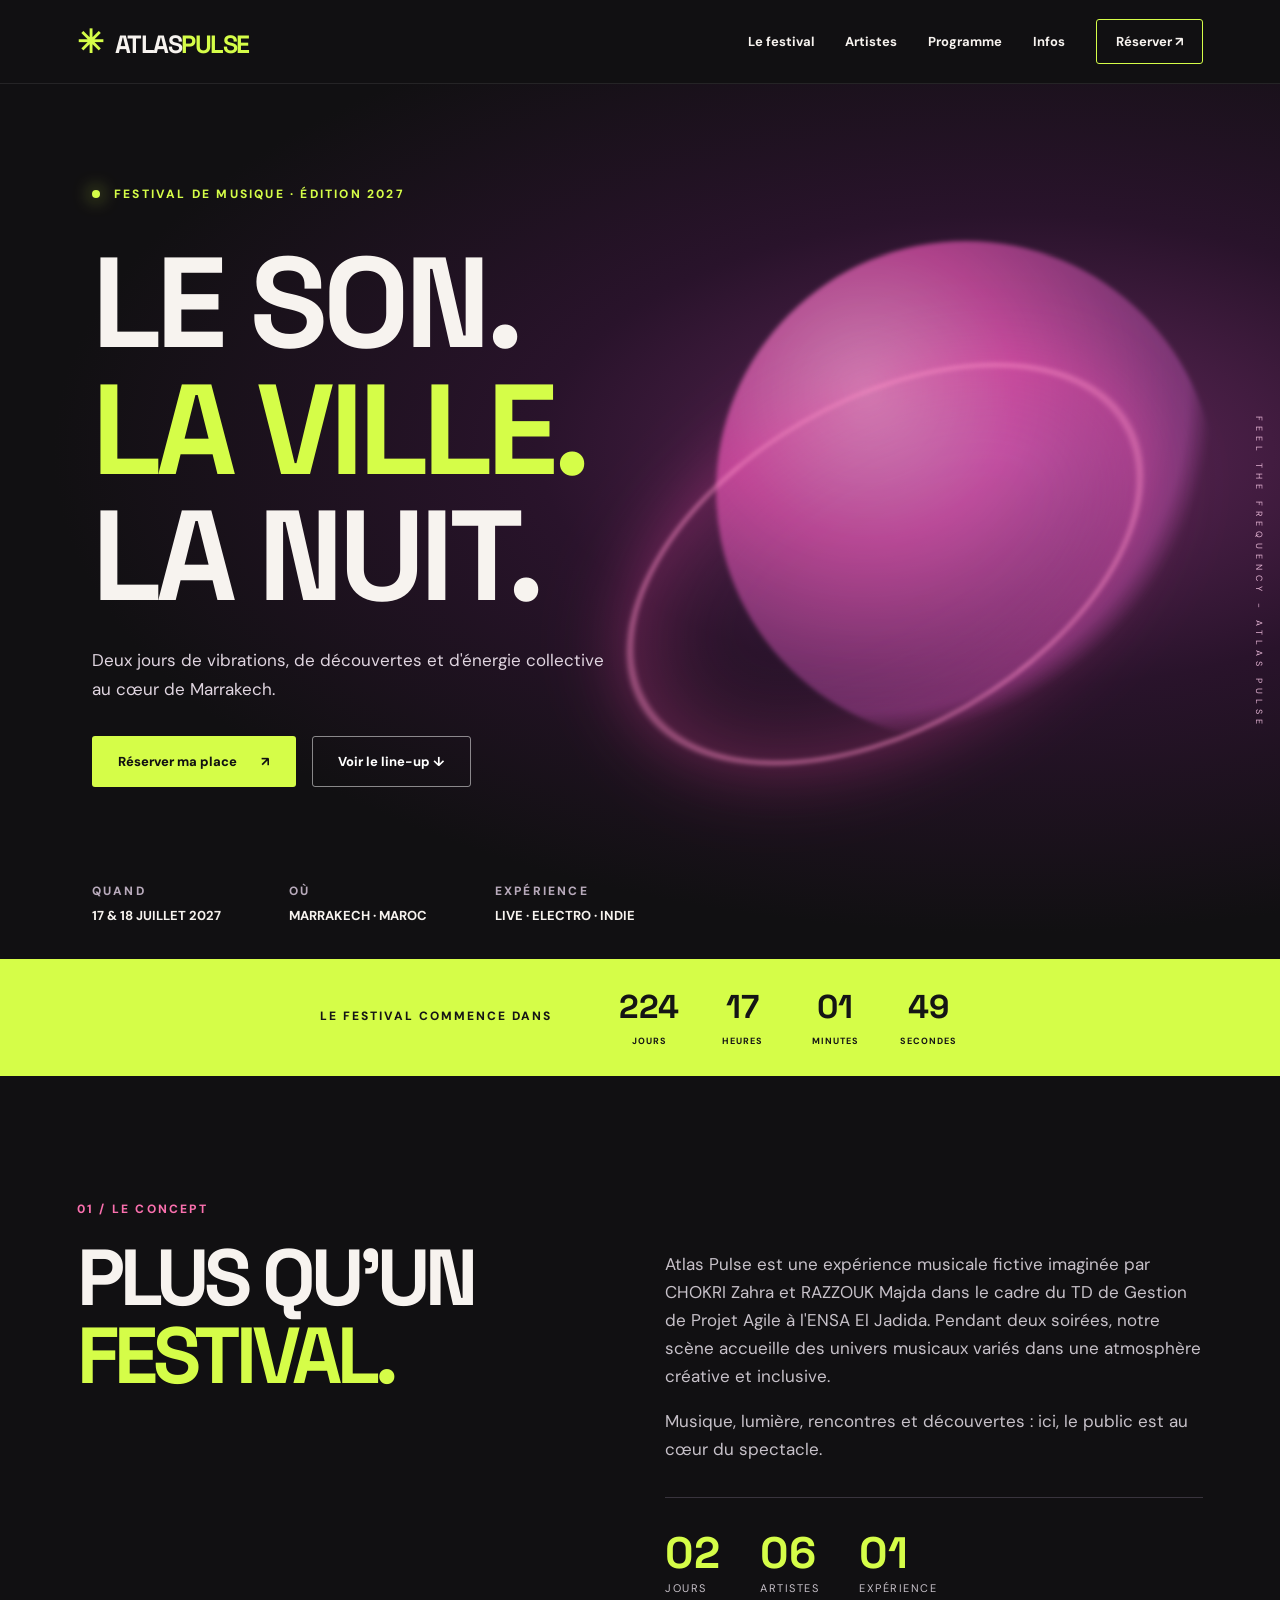
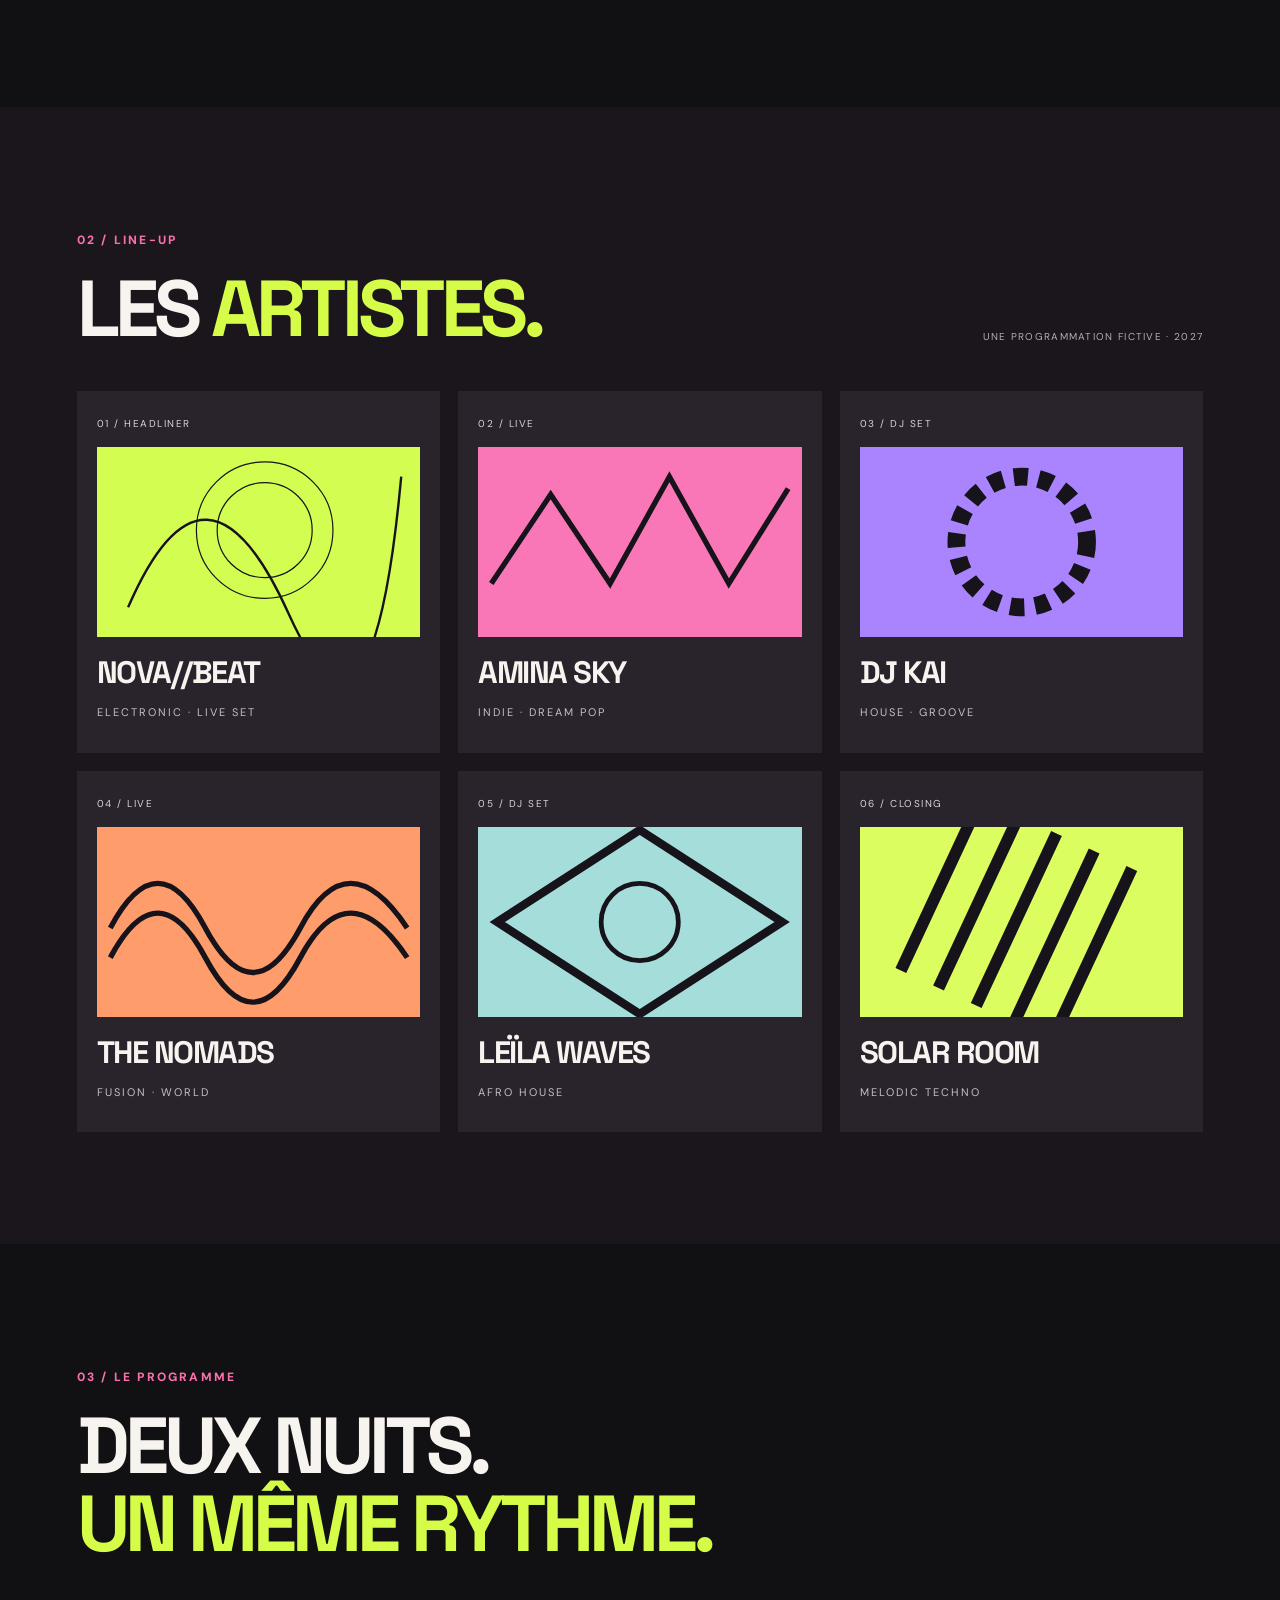
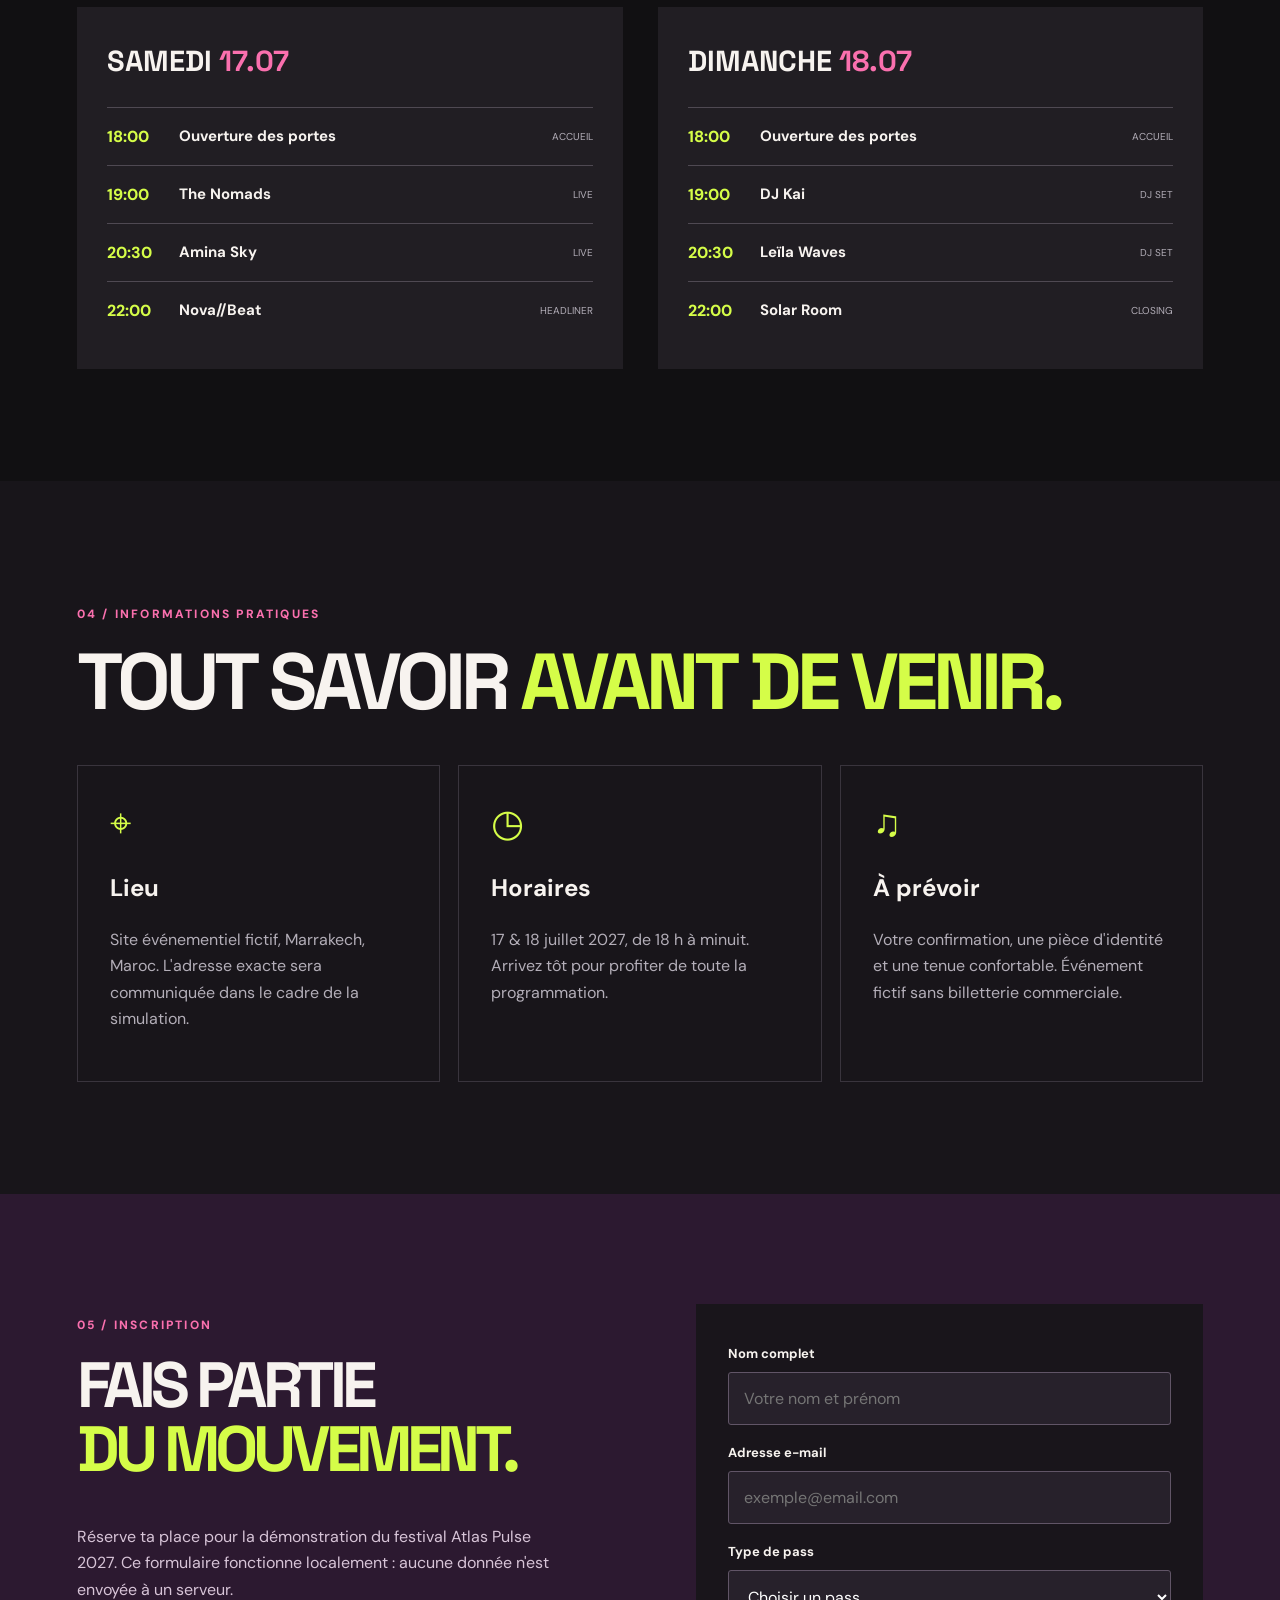
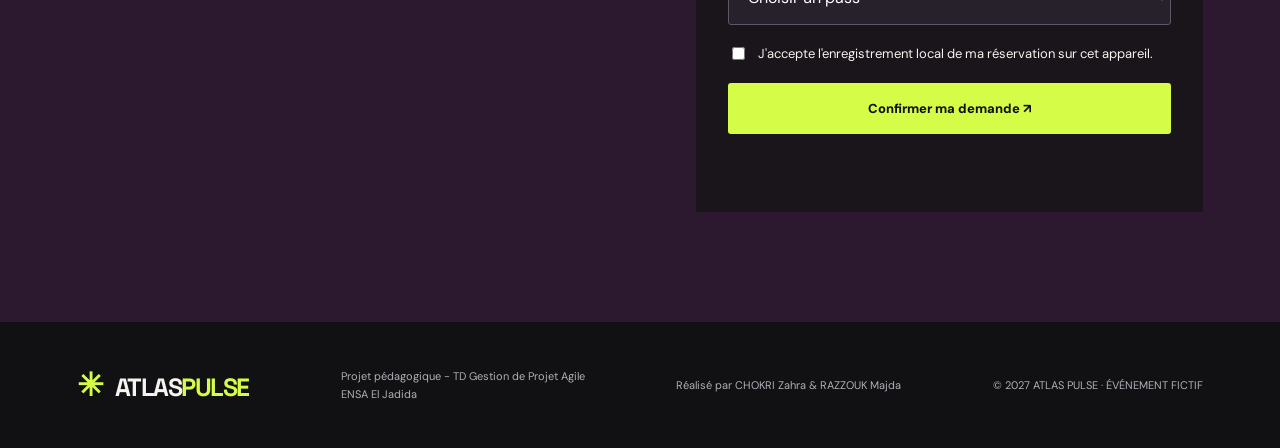
<file: index.html>
<!DOCTYPE html>
<html lang="fr">

<head>
    <meta charset="UTF-8">

    <meta name="viewport" content="width=device-width, initial-scale=1.0">

    <meta
        name="description"
        content="Atlas Pulse Festival 2027 : un festival de musique fictif à Marrakech, réalisé par CHOKRI Zahra et RAZZOUK Majda dans le cadre du TD Gestion de Projet Agile."
    >


    <title>Atlas Pulse - Festival 2027</title>

    <!-- Feuille de style externe -->
    <link rel="stylesheet" href="css/style.css">

    <!-- Fichier JavaScript -->
    <script src="js/script.js" defer></script>
</head>

<body>

    <!-- ========== HEADER / NAVIGATION ========== -->

    <a class="skip" href="#main">
        Aller au contenu
    </a>

    <header class="header">

        <!-- Logo du festival -->

        <a
            class="brand"
            href="#accueil"
            aria-label="Atlas Pulse, accueil"
        >
            <span class="brand-icon">✳</span>
            ATLAS<span>PULSE</span>
        </a>

        <!-- Menu de navigation -->

        <nav id="nav" aria-label="Navigation principale">

            <a href="#concept">Le festival</a>

            <a href="#lineup">Artistes</a>

            <a href="#programme">Programme</a>

            <a href="#infos">Infos</a>

            <a href="#billetterie" class="nav-cta">
                Réserver ↗
            </a>

        </nav>

        <!-- Bouton du menu mobile -->

        <button
            class="menu"
            aria-label="Ouvrir le menu"
            aria-expanded="false"
            aria-controls="nav"
        >
            ☰
        </button>

    </header>


    <!-- ========== CONTENU PRINCIPAL ========== -->

    <main id="main">


        <!-- ========== SECTION ACCUEIL ========== -->

        <section class="hero" id="accueil">

            <div class="hero-noise"></div>

            <div class="hero-inner">

                <p class="eyebrow">
                    <span class="pulse"></span>
                    FESTIVAL DE MUSIQUE · ÉDITION 2027
                </p>

                <h1>
                    LE SON.<br>
                    <em>LA VILLE.</em><br>
                    LA NUIT.
                </h1>

                <p class="lead">
                    Deux jours de vibrations, de découvertes
                    et d'énergie collective au cœur de Marrakech.
                </p>

                <!-- Boutons principaux -->

                <div class="hero-actions">

                    <a class="btn primary" href="#billetterie">
                        Réserver ma place
                        <span>↗</span>
                    </a>

                    <a class="btn ghost" href="#lineup">
                        Voir le line-up ↓
                    </a>

                </div>

                <!-- Informations principales -->

                <div class="hero-bottom">

                    <div>
                        <span class="tiny">QUAND</span>
                        <strong>17 & 18 JUILLET 2027</strong>
                    </div>

                    <div>
                        <span class="tiny">OÙ</span>
                        <strong>MARRAKECH · MAROC</strong>
                    </div>

                    <div>
                        <span class="tiny">EXPÉRIENCE</span>
                        <strong>LIVE · ELECTRO · INDIE</strong>
                    </div>

                </div>

            </div>

            <!-- Éléments décoratifs -->

            <div class="orb orb1"></div>

            <div class="orb orb2"></div>

            <div class="vertical-text">
                FEEL THE FREQUENCY - ATLAS PULSE
            </div>

        </section>


        <!-- ========== COMPTE À REBOURS ========== -->

        <section
            class="countdown"
            aria-label="Compte à rebours"
        >

            <p>LE FESTIVAL COMMENCE DANS</p>

            <div class="clock">

                <div>
                    <strong id="days">--</strong>
                    <span>JOURS</span>
                </div>

                <div>
                    <strong id="hours">--</strong>
                    <span>HEURES</span>
                </div>

                <div>
                    <strong id="minutes">--</strong>
                    <span>MINUTES</span>
                </div>

                <div>
                    <strong id="seconds">--</strong>
                    <span>SECONDES</span>
                </div>

            </div>

        </section>


        <!-- ========== SECTION PRÉSENTATION ========== -->

        <section class="section about" id="concept">

            <div>

                <p class="section-tag">
                    01 / LE CONCEPT
                </p>

                <h2>
                    PLUS QU'UN<br>
                    <i>FESTIVAL.</i>
                </h2>

            </div>

            <div class="about-text">

                <p>
                    Atlas Pulse est une expérience musicale
                    fictive imaginée par CHOKRI Zahra et
                    RAZZOUK Majda dans le cadre du TD
                    de Gestion de Projet Agile à l'ENSA El Jadida.

                    Pendant deux soirées, notre scène accueille
                    des univers musicaux variés dans une
                    atmosphère créative et inclusive.
                </p>

                <p>
                    Musique, lumière, rencontres et découvertes :
                    ici, le public est au cœur du spectacle.
                </p>

                <!-- Statistiques -->

                <div class="stats">

                    <div>
                        <b>02</b>
                        <span>JOURS</span>
                    </div>

                    <div>
                        <b>06</b>
                        <span>ARTISTES</span>
                    </div>

                    <div>
                        <b>01</b>
                        <span>EXPÉRIENCE</span>
                    </div>

                </div>

            </div>

        </section>


        <!-- ========== SECTION ARTISTES ========== -->

        <section class="section lineup" id="lineup">

            <div class="section-head">

                <div>

                    <p class="section-tag">
                        02 / LINE-UP
                    </p>

                    <h2>
                        LES <i>ARTISTES.</i>
                    </h2>

                </div>

                <span>
                    UNE PROGRAMMATION FICTIVE · 2027
                </span>

            </div>


            <!-- Liste des artistes -->

            <div class="artists">


                <!-- ARTISTE 1 : NOVA BEAT -->

                <article class="artist big">

                    <span class="artist-index">
                        01 / HEADLINER
                    </span>

                    <div class="artist-art a1">

                        <svg viewBox="0 0 500 320" aria-hidden="true">

                            <circle
                                cx="260"
                                cy="140"
                                r="115"
                                fill="none"
                                stroke="currentColor"
                                stroke-width="2"
                            />

                            <circle
                                cx="260"
                                cy="140"
                                r="80"
                                fill="none"
                                stroke="currentColor"
                                stroke-width="2"
                            />

                            <path
                                d="M30 270 Q160 -30 300 280 T490 50"
                                fill="none"
                                stroke="currentColor"
                                stroke-width="4"
                            />

                        </svg>

                    </div>

                    <h3>NOVA//BEAT</h3>

                    <p>ELECTRONIC · LIVE SET</p>

                </article>


                <!-- ARTISTE 2 : AMINA SKY -->

                <article class="artist">

                    <span class="artist-index">
                        02 / LIVE
                    </span>

                    <div class="artist-art a2">

                        <svg viewBox="0 0 500 320" aria-hidden="true">

                            <path
                                d="M0 230 L100 80 L200 230 L300 50 L400 230 L500 70"
                                fill="none"
                                stroke="currentColor"
                                stroke-width="9"
                            />

                        </svg>

                    </div>

                    <h3>AMINA SKY</h3>

                    <p>INDIE · DREAM POP</p>

                </article>


                <!-- ARTISTE 3 : DJ KAI -->

                <article class="artist">

                    <span class="artist-index">
                        03 / DJ SET
                    </span>

                    <div class="artist-art a3">

                        <svg viewBox="0 0 500 320" aria-hidden="true">

                            <circle
                                cx="250"
                                cy="160"
                                r="110"
                                fill="none"
                                stroke="currentColor"
                                stroke-width="30"
                                stroke-dasharray="24 18"
                            />

                        </svg>

                    </div>

                    <h3>DJ KAI</h3>

                    <p>HOUSE · GROOVE</p>

                </article>


                <!-- ARTISTE 4 : THE NOMADS -->

                <article class="artist">

                    <span class="artist-index">
                        04 / LIVE
                    </span>

                    <div class="artist-art a4">

                        <svg viewBox="0 0 500 320" aria-hidden="true">

                            <path
                                d="M0 170 Q80 20 160 170 T320 170 T500 170
                                   M0 220 Q80 70 160 220 T320 220 T500 220"
                                fill="none"
                                stroke="currentColor"
                                stroke-width="9"
                            />

                        </svg>

                    </div>

                    <h3>THE NOMADS</h3>

                    <p>FUSION · WORLD</p>

                </article>


                <!-- ARTISTE 5 : LEÏLA WAVES -->

                <article class="artist">

                    <span class="artist-index">
                        05 / DJ SET
                    </span>

                    <div class="artist-art a5">

                        <svg viewBox="0 0 500 320" aria-hidden="true">

                            <path
                                d="M250 5 L490 160 L250 315 L10 160 Z"
                                fill="none"
                                stroke="currentColor"
                                stroke-width="14"
                            />

                            <circle
                                cx="250"
                                cy="160"
                                r="65"
                                fill="none"
                                stroke="currentColor"
                                stroke-width="8"
                            />

                        </svg>

                    </div>

                    <h3>LEÏLA WAVES</h3>

                    <p>AFRO HOUSE</p>

                </article>


                <!-- ARTISTE 6 : SOLAR ROOM -->

                <article class="artist">

                    <span class="artist-index">
                        06 / CLOSING
                    </span>

                    <div class="artist-art a6">

                        <svg viewBox="0 0 500 320" aria-hidden="true">

                            <path
                                d="M100 0 V320
                                   M170 0 V320
                                   M240 0 V320
                                   M310 0 V320
                                   M380 0 V320"
                                fill="none"
                                stroke="currentColor"
                                stroke-width="20"
                                transform="rotate(25 250 160)"
                            />

                        </svg>

                    </div>

                    <h3>SOLAR ROOM</h3>

                    <p>MELODIC TECHNO</p>

                </article>

            </div>

        </section>


        <!-- ========== SECTION PROGRAMME ========== -->

        <section class="section schedule" id="programme">

            <p class="section-tag">
                03 / LE PROGRAMME
            </p>

            <h2>
                DEUX NUITS.<br>
                <i>UN MÊME RYTHME.</i>
            </h2>

            <div class="schedule-grid">


                <!-- JOUR 1 : SAMEDI -->

                <div class="day">

                    <h3>
                        SAMEDI <span>17.07</span>
                    </h3>

                    <div class="slot">

                        <time datetime="2027-07-17T18:00">
                            18:00
                        </time>

                        <b>Ouverture des portes</b>

                        <span>ACCUEIL</span>

                    </div>

                    <div class="slot">

                        <time datetime="2027-07-17T19:00">
                            19:00
                        </time>

                        <b>The Nomads</b>

                        <span>LIVE</span>

                    </div>

                    <div class="slot">

                        <time datetime="2027-07-17T20:30">
                            20:30
                        </time>

                        <b>Amina Sky</b>

                        <span>LIVE</span>

                    </div>

                    <div class="slot">

                        <time datetime="2027-07-17T22:00">
                            22:00
                        </time>

                        <b>Nova//Beat</b>

                        <span>HEADLINER</span>

                    </div>

                </div>


                <!-- JOUR 2 : DIMANCHE -->

                <div class="day">

                    <h3>
                        DIMANCHE <span>18.07</span>
                    </h3>

                    <div class="slot">

                        <time datetime="2027-07-18T18:00">
                            18:00
                        </time>

                        <b>Ouverture des portes</b>

                        <span>ACCUEIL</span>

                    </div>

                    <div class="slot">

                        <time datetime="2027-07-18T19:00">
                            19:00
                        </time>

                        <b>DJ Kai</b>

                        <span>DJ SET</span>

                    </div>

                    <div class="slot">

                        <time datetime="2027-07-18T20:30">
                            20:30
                        </time>

                        <b>Leïla Waves</b>

                        <span>DJ SET</span>

                    </div>

                    <div class="slot">

                        <time datetime="2027-07-18T22:00">
                            22:00
                        </time>

                        <b>Solar Room</b>

                        <span>CLOSING</span>

                    </div>

                </div>

            </div>

        </section>


        <!-- ========== INFORMATIONS PRATIQUES ========== -->

        <section class="section info" id="infos">

            <p class="section-tag">
                04 / INFORMATIONS PRATIQUES
            </p>

            <h2>
                TOUT SAVOIR
                <i>AVANT DE VENIR.</i>
            </h2>

            <div class="info-grid">


                <!-- Lieu -->

                <article>

                    <span class="info-icon">⌖</span>

                    <h3>Lieu</h3>

                    <p>
                        Site événementiel fictif,
                        Marrakech, Maroc.

                        L'adresse exacte sera communiquée
                        dans le cadre de la simulation.
                    </p>

                </article>


                <!-- Horaires -->

                <article>

                    <span class="info-icon">◷</span>

                    <h3>Horaires</h3>

                    <p>
                        17 & 18 juillet 2027,
                        de 18 h à minuit.

                        Arrivez tôt pour profiter
                        de toute la programmation.
                    </p>

                </article>


                <!-- Informations supplémentaires -->

                <article>

                    <span class="info-icon">♫</span>

                    <h3>À prévoir</h3>

                    <p>
                        Votre confirmation,
                        une pièce d'identité
                        et une tenue confortable.

                        Événement fictif sans
                        billetterie commerciale.
                    </p>

                </article>

            </div>

        </section>


        <!-- ========== SECTION INSCRIPTION ========== -->

        <section class="tickets" id="billetterie">

            <div>

                <p class="section-tag">
                    05 / INSCRIPTION
                </p>

                <h2>
                    FAIS PARTIE<br>
                    <i>DU MOUVEMENT.</i>
                </h2>

                <p>
                    Réserve ta place pour la démonstration
                    du festival Atlas Pulse 2027.

                    Ce formulaire fonctionne localement :
                    aucune donnée n'est envoyée à un serveur.
                </p>

            </div>


            <!-- FORMULAIRE DE RÉSERVATION -->

            <form id="booking" novalidate>


                <!-- Nom complet -->

                <label for="fullname">
                    Nom complet
                </label>

                <input
                    id="fullname"
                    name="fullname"
                    type="text"
                    minlength="3"
                    autocomplete="name"
                    placeholder="Votre nom et prénom"
                    required
                >


                <!-- Adresse e-mail -->

                <label for="email">
                    Adresse e-mail
                </label>

                <input
                    id="email"
                    name="email"
                    type="email"
                    autocomplete="email"
                    placeholder="exemple@email.com"
                    required
                >


                <!-- Type de pass -->

                <label for="ticket">
                    Type de pass
                </label>

                <select
                    id="ticket"
                    name="ticket"
                    required
                >

                    <option value="">
                        Choisir un pass
                    </option>

                    <option value="1 jour">
                        Pass 1 jour (démo)
                    </option>

                    <option value="2 jours">
                        Pass 2 jours (démo)
                    </option>

                </select>


                <!-- Consentement -->

                <label class="consent">

                    <input
                        type="checkbox"
                        id="consent"
                        required
                    >

                    J'accepte l'enregistrement local
                    de ma réservation sur cet appareil.

                </label>


                <!-- Bouton de confirmation -->

                <button
                    type="submit"
                    class="btn primary"
                >
                    Confirmer ma demande ↗
                </button>


                <!-- Message de validation -->

                <p
                    id="form-message"
                    role="status"
                    aria-live="polite"
                ></p>

            </form>

        </section>

    </main>


    <!-- ========== FOOTER ========== -->

    <footer>

        <!-- Logo -->

        <a class="brand" href="#accueil">

            <span class="brand-icon">✳</span>

            ATLAS<span>PULSE</span>

        </a>


        <!-- Informations du projet -->

        <p>
            Projet pédagogique - TD Gestion de Projet Agile
            <br>
            ENSA El Jadida
        </p>


        <!-- Réalisatrices -->

        <p>
            Réalisé par CHOKRI Zahra & RAZZOUK Majda
        </p>


        <!-- Copyright -->

        <p>
            © 2027 ATLAS PULSE · ÉVÉNEMENT FICTIF
        </p>

    </footer>

</body>

</html>
</file>
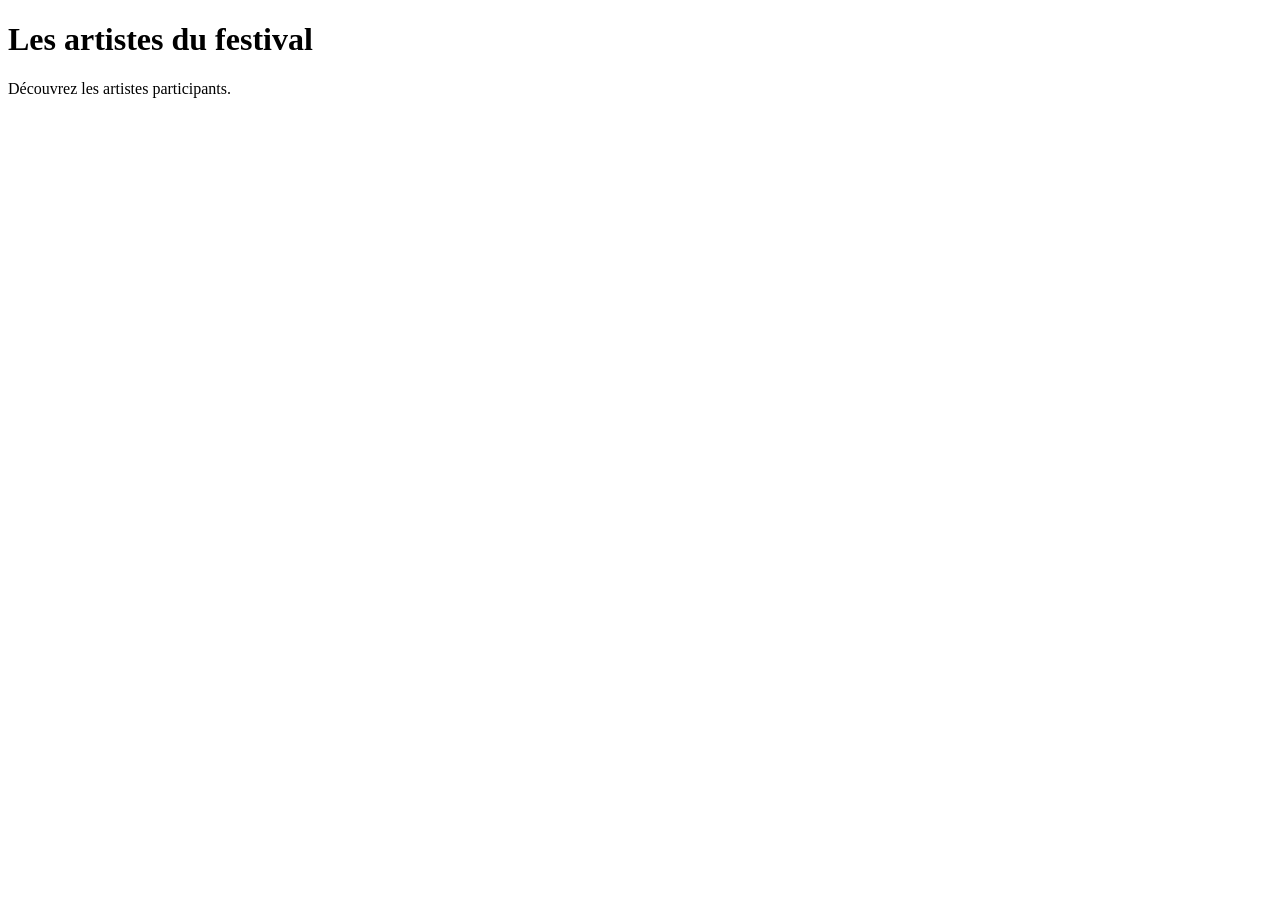
<file: artistes.html>
<!DOCTYPE html>
<html lang="fr">
<head>
    <meta charset="UTF-8">
    <title>Artistes - Atlas Pulse</title>
</head>
<body>
    <h1>Les artistes du festival</h1>
    <p>Découvrez les artistes participants.</p>
</body>
</html>
</file>
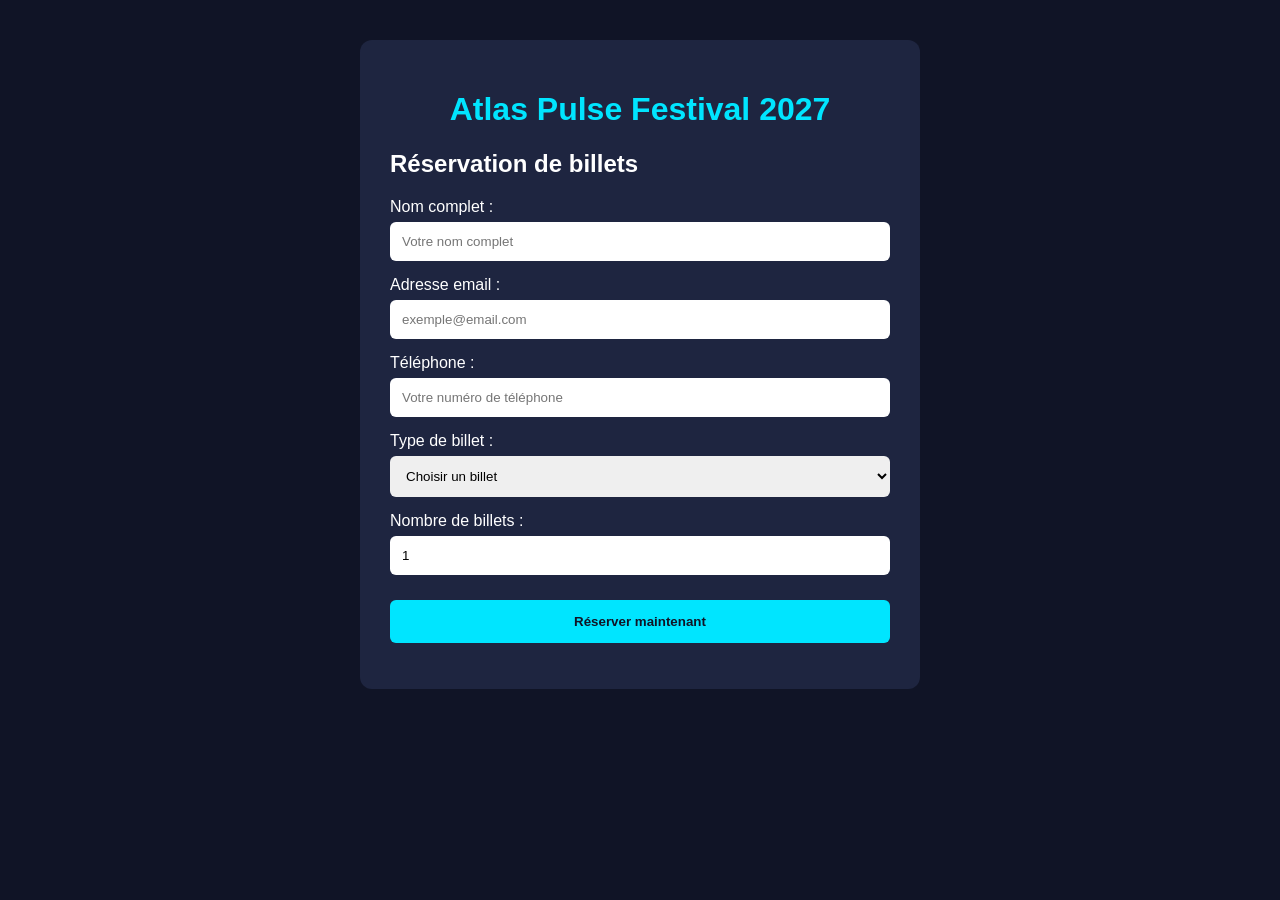
<file: billetterie.html>
<!DOCTYPE html>
<html lang="fr">
<head>
    <meta charset="UTF-8">
    <meta name="viewport" content="width=device-width, initial-scale=1.0">
    <title>Billetterie - Atlas Pulse Festival 2027</title>
    <style>
        body {
            font-family: Arial, sans-serif;
            background: #101426;
            color: white;
            margin: 0;
            padding: 40px 20px;
        }

        .container {
            max-width: 500px;
            margin: auto;
            background: #1e2540;
            padding: 30px;
            border-radius: 12px;
        }

        h1 {
            text-align: center;
            color: #00e5ff;
        }

        label {
            display: block;
            margin-top: 15px;
        }

        input, select {
            width: 100%;
            padding: 12px;
            margin-top: 6px;
            border: none;
            border-radius: 6px;
            box-sizing: border-box;
        }

        button {
            width: 100%;
            margin-top: 25px;
            padding: 14px;
            background: #00e5ff;
            color: #101426;
            border: none;
            border-radius: 6px;
            font-weight: bold;
            cursor: pointer;
        }

        button:hover {
            background: #00b8cc;
        }
    </style>
</head>
<body>

    <div class="container">
        <h1>Atlas Pulse Festival 2027</h1>
        <h2>Réservation de billets</h2>

        <form id="reservationForm">

            <label for="nom">Nom complet :</label>
            <input type="text" id="nom"
                   placeholder="Votre nom complet" required>

            <label for="email">Adresse email :</label>
            <input type="email" id="email"
                   placeholder="exemple@email.com" required>

            <label for="telephone">Téléphone :</label>
            <input type="tel" id="telephone"
                   placeholder="Votre numéro de téléphone" required>

            <label for="billet">Type de billet :</label>
            <select id="billet" required>
                <option value="">Choisir un billet</option>
                <option value="standard">Standard - 150 DH</option>
                <option value="vip">VIP - 350 DH</option>
                <option value="premium">Premium - 500 DH</option>
            </select>

            <label for="quantite">Nombre de billets :</label>
            <input type="number" id="quantite"
                   min="1" max="10" value="1" required>

            <button type="submit">Réserver maintenant</button>

        </form>

        <p id="message" role="status"></p>
    </div>

    <script>
        document.getElementById("reservationForm")
            .addEventListener("submit", function(event) {

                event.preventDefault();

                const nom = document.getElementById("nom").value;
                const billet = document.getElementById("billet").value;
                const quantite = document.getElementById("quantite").value;

                document.getElementById("message").textContent =
                    "Merci " + nom +
                    " ! Votre demande de " + quantite +
                    " billet(s) " + billet +
                    " a été enregistrée pour cette démonstration.";
            });
    </script>

</body>
</html>
</file>
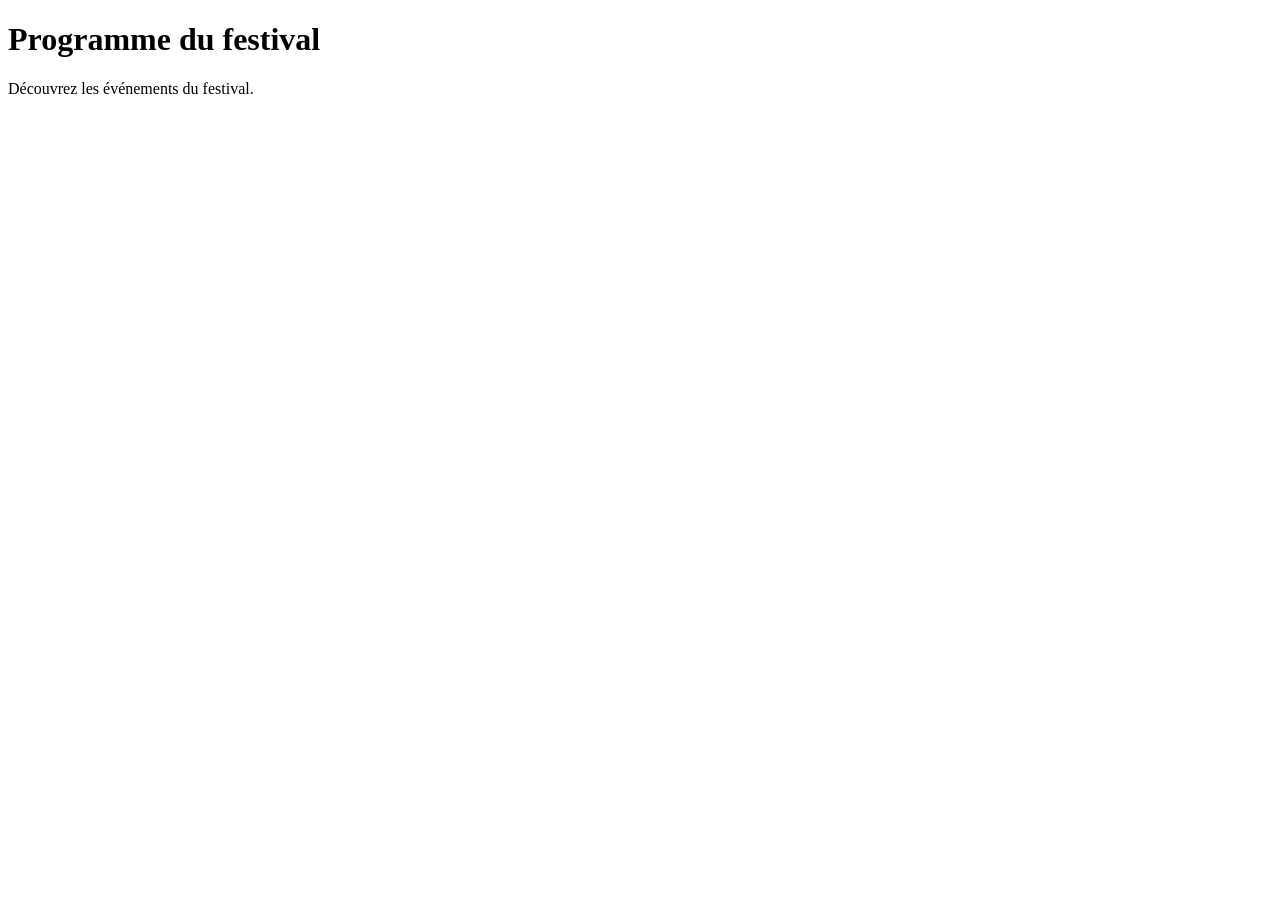
<file: programme.html>
<!DOCTYPE html>
<html lang="fr">
<head>
    <meta charset="UTF-8">
    <title>Programme - Atlas Pulse</title>
</head>
<body>
    <h1>Programme du festival</h1>
    <p>Découvrez les événements du festival.</p>
</body>
</html>
</file>
<file: css/style.css>
@import url('https://fonts.googleapis.com/css2?family=DM+Sans:wght@400;500;600;700;800&family=Space+Grotesk:wght@400;500;600;700&display=swap');
:root{--bg:#111012;--surface:#1d1b20;--text:#f7f3ef;--muted:#b3aeb8;--acid:#d5fd48;--pink:#fa70ae;--line:#39343d}*{box-sizing:border-box}html{scroll-behavior:smooth}body{margin:0;background:var(--bg);color:var(--text);font-family:'DM Sans',Arial,sans-serif}a{color:inherit;text-decoration:none}button,input,select{font:inherit}.skip{position:absolute;left:-999px}.skip:focus{left:12px;top:12px;z-index:99;background:white;color:black;padding:10px}.header{height:84px;display:flex;justify-content:space-between;align-items:center;padding:0 6%;border-bottom:1px solid #ffffff15;position:relative;z-index:5;background:#111012}.brand{font-family:'Space Grotesk',sans-serif;font-weight:700;letter-spacing:-1.5px;font-size:25px;white-space:nowrap}.brand>span:last-child{color:var(--acid)}.brand-icon{color:var(--acid);font-size:32px;margin-right:8px}.header nav{display:flex;align-items:center;gap:31px;font-size:13px;font-weight:700}.header nav a:hover{color:var(--acid)}.nav-cta{border:1px solid var(--acid);padding:13px 19px;border-radius:3px}.menu{display:none;background:transparent;color:white;border:0;font-size:28px}.hero{min-height:710px;position:relative;overflow:hidden;background:radial-gradient(ellipse at 79% 42%,#61275a 0%,#29132b 33%,#111012 67%)}.hero-inner{position:relative;z-index:2;max-width:1250px;margin:auto;padding:89px 6% 35px}.eyebrow,.section-tag,.tiny{font-size:12px;letter-spacing:2.2px;font-weight:800}.eyebrow{color:var(--acid)}.pulse{display:inline-block;width:8px;height:8px;background:var(--acid);border-radius:50%;box-shadow:0 0 18px var(--acid);margin-right:9px}.hero h1,h2{font-family:'Space Grotesk',sans-serif;letter-spacing:-5px;line-height:.99}.hero h1{font-size:clamp(70px,10vw,150px);margin:35px 0 26px;font-weight:700}.hero h1 em,h2 i{color:var(--acid);font-style:normal}.lead{font-size:17px;line-height:1.7;max-width:520px;color:#e0d5e0}.hero-actions{display:flex;flex-wrap:wrap;gap:16px;margin:32px 0 96px}.btn{border-radius:3px;border:1px solid transparent;padding:16px 25px;font-weight:800;font-size:13px;display:inline-flex;align-items:center;gap:24px;cursor:pointer;transition:transform .2s}.btn:hover{transform:translateY(-3px)}.primary{background:var(--acid);color:#111}.ghost{border-color:#ffffff80;color:#fff}.hero-bottom{display:flex;gap:68px;flex-wrap:wrap}.hero-bottom div{display:flex;flex-direction:column;gap:8px}.tiny{color:#b8aabb}.hero-bottom strong{font-size:13px}.orb{position:absolute;border-radius:50%;filter:blur(2px);pointer-events:none}.orb1{width:500px;height:500px;right:5%;top:18%;background:radial-gradient(circle at 30% 30%,#ff9ece,#de459d 30%,#64265d 65%,transparent 70%);mix-blend-mode:screen;opacity:.7}.orb2{width:330px;height:330px;right:18%;top:36%;border:2px solid #fb8bc4;box-shadow:0 0 60px #ff47ad65,inset 0 0 80px #ff47ad58;transform:rotate(-30deg) scaleX(1.7)}.vertical-text{position:absolute;right:15px;top:38%;writing-mode:vertical-rl;font-size:9px;letter-spacing:5px;color:#e2b3d2}.countdown{background:var(--acid);color:#151515;padding:27px 6%;display:flex;align-items:center;justify-content:center;gap:65px;flex-wrap:wrap}.countdown>p{font-weight:800;font-size:12px;letter-spacing:2px}.clock{display:flex;gap:29px}.clock div{text-align:center;min-width:64px}.clock strong{display:block;font:700 33px 'Space Grotesk',sans-serif}.clock span{font-size:9px;font-weight:700;letter-spacing:1px}.section{padding:112px max(6%,calc((100% - 1200px)/2));scroll-margin-top:20px}h2{font-size:clamp(44px,6.2vw,85px);margin:19px 0 43px}p{line-height:1.65}.section-tag{color:var(--pink)}.about{display:grid;grid-template-columns:1fr 1fr;gap:50px}.about-text{padding-top:45px;color:#c7c1c9;font-size:17px}.stats{display:flex;gap:40px;border-top:1px solid var(--line);padding-top:27px;margin-top:34px}.stats div{display:flex;flex-direction:column}.stats b{font:700 44px 'Space Grotesk';color:var(--acid)}.stats span{font-size:11px;letter-spacing:1.5px}.lineup{background:#1a161c}.section-head{display:flex;justify-content:space-between;align-items:end;gap:20px}.section-head>span{font-size:10px;letter-spacing:1.3px;color:var(--muted);margin-bottom:48px}.artists{display:grid;grid-template-columns:repeat(3,minmax(0,1fr));gap:18px}.artist{background:#29232c;padding:20px;min-width:0}.artist-index{font-size:10px;letter-spacing:1.5px;color:#ded0e1}.artist-art{height:190px;display:flex;align-items:center;justify-content:center;margin:15px 0;overflow:hidden}.artist-art svg{width:100%;height:100%;color:#16131b}.a1{background:#d3fd50}.a2{background:#f977b7}.a3{background:#aa83ff}.a4{background:#ff9c6b}.a5{background:#a5dddb}.a6{background:#dbfd5f}.artist h3{font:700 31px 'Space Grotesk';letter-spacing:-1.5px;margin:10px 0 0}.artist p{color:#c9bccc;font-size:11px;letter-spacing:2px}.schedule-grid{display:grid;grid-template-columns:1fr 1fr;gap:35px}.day{background:#211e23;padding:30px}.day h3{font:700 29px 'Space Grotesk';margin:5px 0 28px}.day h3 span{color:var(--pink)}.slot{padding:18px 0;border-top:1px solid #4f4952;display:grid;grid-template-columns:60px 1fr auto;gap:12px;align-items:center}.slot time{color:var(--acid);font-weight:800}.slot b{font-size:15px}.slot span{font-size:10px;color:var(--muted)}.info{background:#18151a}.info-grid{display:grid;grid-template-columns:repeat(3,1fr);gap:18px}.info-grid article{border:1px solid var(--line);padding:32px}.info-icon{font-size:38px;color:var(--acid)}.info-grid h3{font-size:24px}.info-grid p{color:var(--muted)}.tickets{padding:110px 6%;display:grid;grid-template-columns:1fr 1fr;gap:10%;background:#2c1930}.tickets h2{font-size:clamp(48px,5vw,76px)}.tickets>div>p:last-child{color:#d7c4d7;max-width:480px}.tickets form{background:#19151b;padding:32px;display:flex;flex-direction:column;gap:10px}.tickets label{font-size:13px;font-weight:700;margin-top:9px}.tickets input:not([type=checkbox]),.tickets select{background:#27212b;color:white;border:1px solid #615567;padding:15px;border-radius:3px;min-width:0}.tickets input:focus,.tickets select:focus{outline:2px solid var(--acid)}.tickets .consent{display:flex;align-items:start;gap:10px;font-weight:400;line-height:1.5}.tickets button{justify-content:center;margin-top:10px}.tickets #form-message{min-height:28px;margin:4px 0;color:var(--acid);font-size:13px}footer{padding:34px 6%;display:flex;align-items:center;justify-content:space-between;gap:20px;flex-wrap:wrap}footer p{font-size:11px;color:var(--muted)}@media(max-width:900px){.header nav{gap:13px}.hero h1{font-size:90px}.orb1{right:-23%;opacity:.5}.about,.tickets{grid-template-columns:1fr}.artists{grid-template-columns:repeat(2,1fr)}.info-grid{grid-template-columns:1fr}.section{padding:75px 6%}}@media(max-width:620px){.header{height:70px}.brand{font-size:20px}.menu{display:block}.header nav{display:none;position:absolute;top:70px;left:0;right:0;padding:20px;background:#1c1720;flex-direction:column;align-items:stretch}.header nav.open{display:flex}.hero-inner{padding:74px 6% 35px}.hero{min-height:680px}.hero h1{font-size:clamp(54px,15vw,79px);letter-spacing:-3px}.hero-actions{margin-bottom:65px}.hero-bottom{gap:25px}.orb1{width:330px;height:330px;right:-45%;top:25%}.orb2{display:none}.countdown{gap:8px;padding:25px 2%}.clock{gap:3px;width:100%;justify-content:space-evenly}.clock strong{font-size:26px}.clock div{min-width:45px}h2{letter-spacing:-2.5px}.stats{gap:24px}.artists,.schedule-grid{grid-template-columns:1fr}.section-head>span{display:none}.slot{grid-template-columns:49px 1fr}.slot span{display:none}.tickets{padding:70px 6%;gap:20px}.tickets form{padding:22px}.vertical-text{display:none}}
</file>
